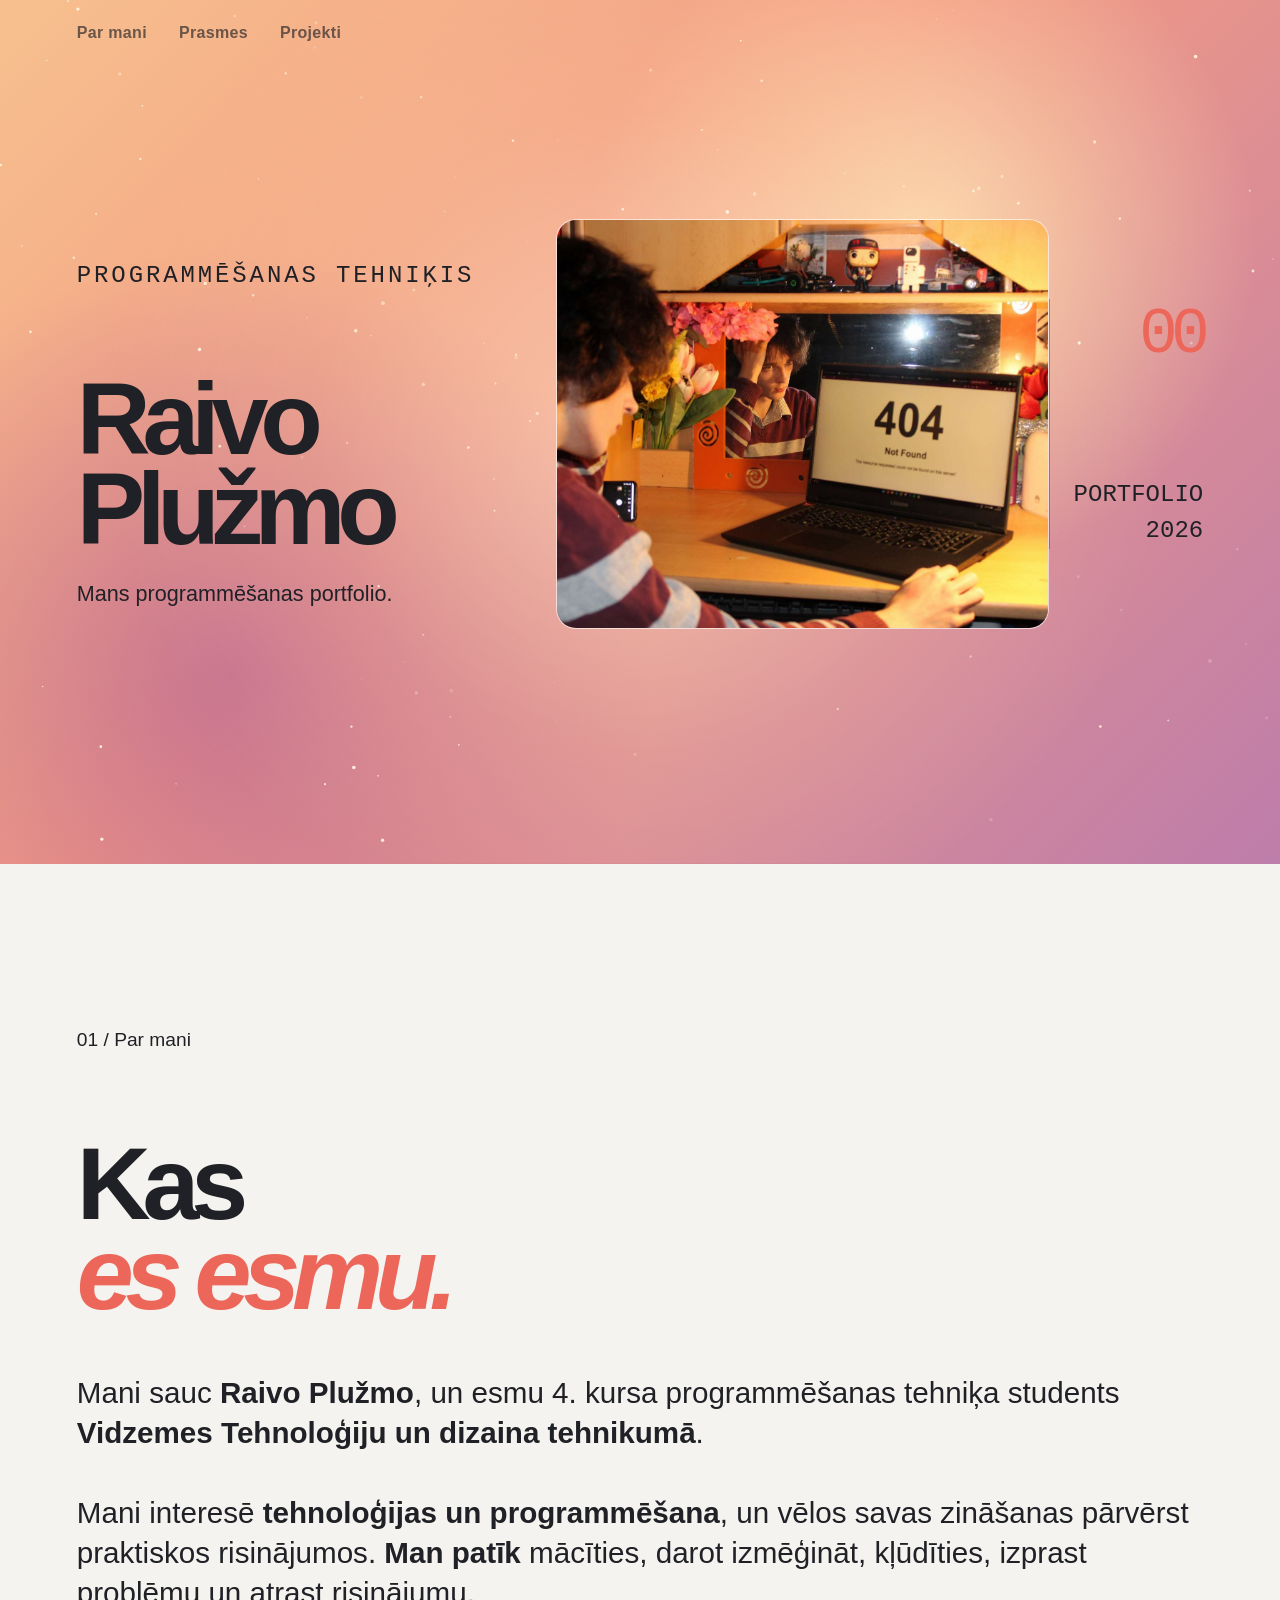
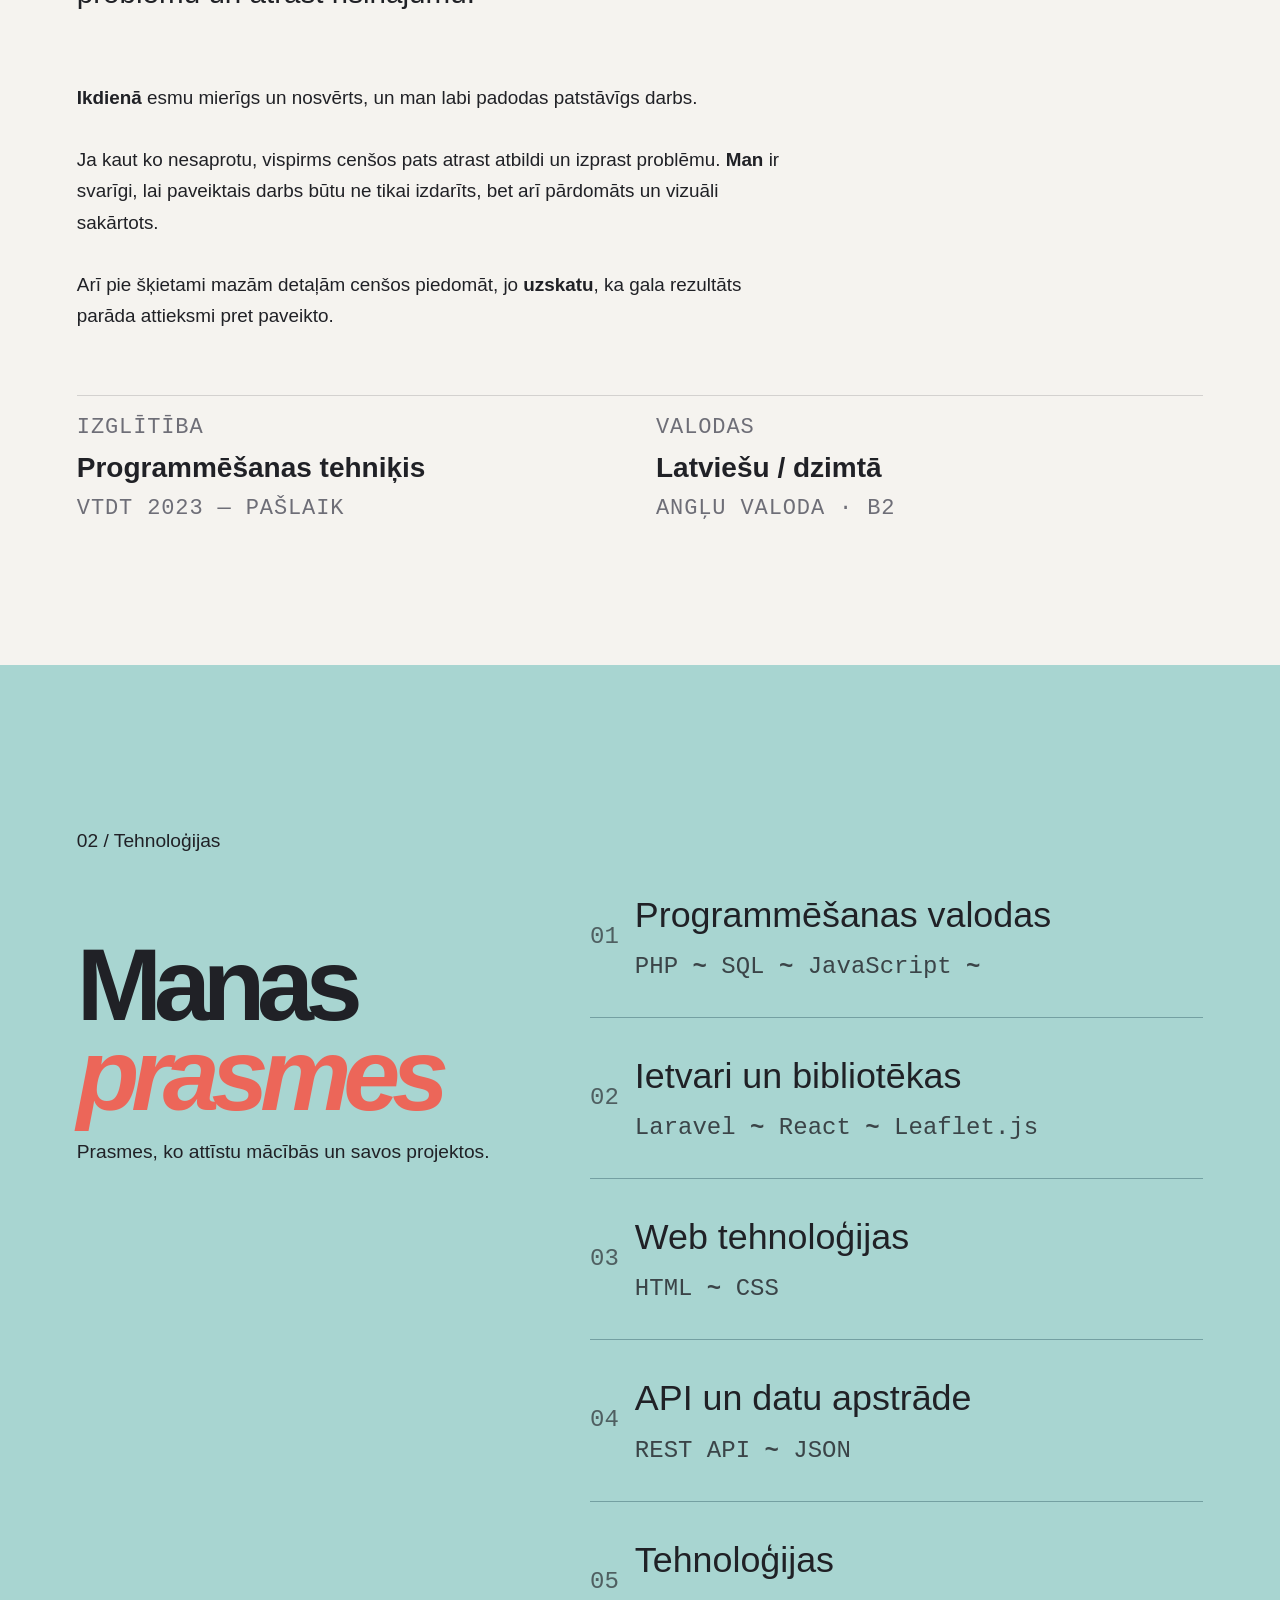
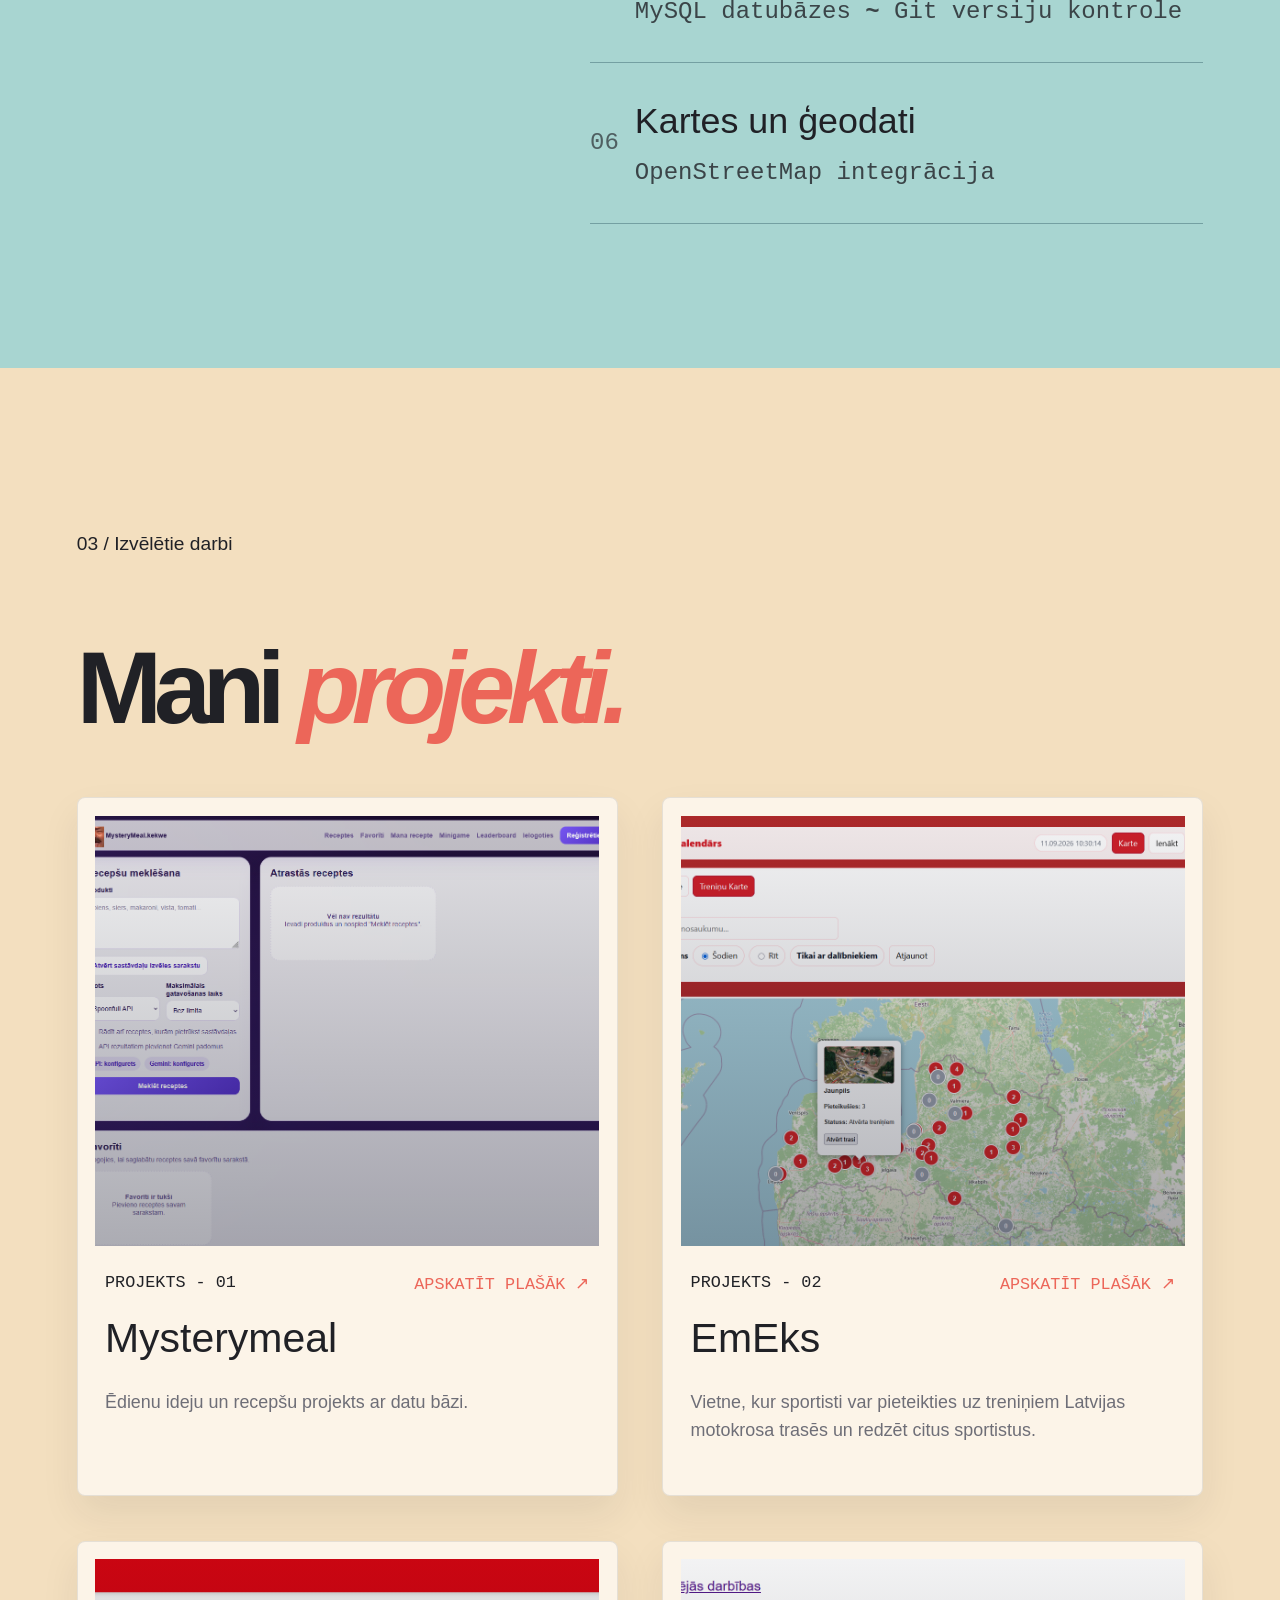
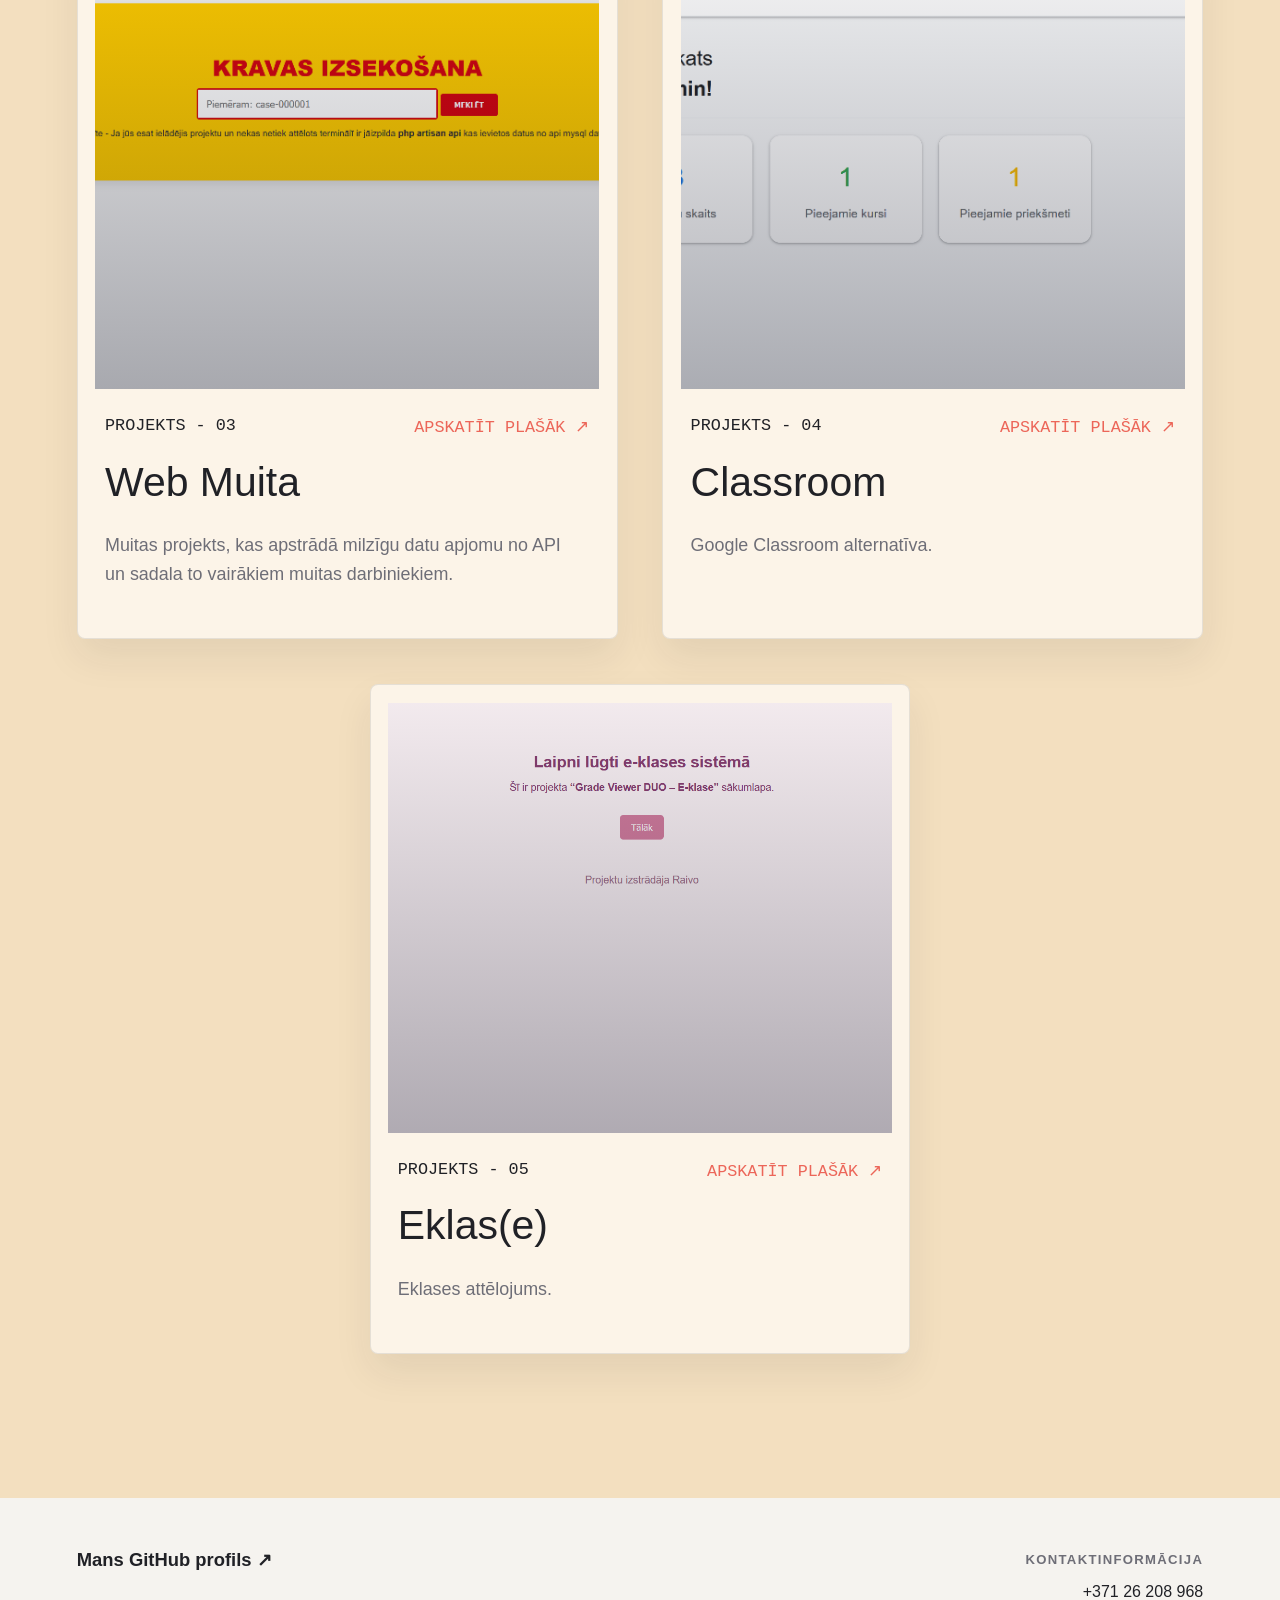
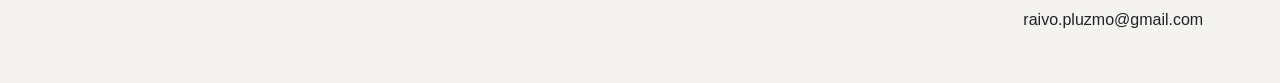
<file: index.html>
<!DOCTYPE html>
<html lang="lv">
<head>
    <meta charset="UTF-8">
    <meta name="viewport" content="width=device-width, initial-scale=1.0">
    <title>Raivo Plužmo | Portfolio</title>
    <meta name="description" content="Raivo Plužmo programmēšanas portfolio.">
    <link rel="stylesheet" href="css/base.css">
    <link rel="stylesheet" href="css/layout.css">
    <link rel="stylesheet" href="css/components.css">
    <link rel="stylesheet" href="css/animations.css">
</head>
<body data-page="home">
<header class="site-header">
    <nav class="main-nav" aria-label="Galvenā navigācija">
        <a href="#par-mani">Par mani</a>
        <a href="#prasmes">Prasmes</a>
        <a href="#projekti">Projekti</a>
    </nav>
</header>
<main>
    <section class="hero section" id="sakums">
        <div class="hero-background" aria-hidden="true"><canvas class="hero-stars"></canvas></div>
        <div class="hero-copy"><p class="eyebrow">Programmēšanas tehniķis</p><h1>Raivo Plužmo</h1><p class="hero-subtitle">Mans programmēšanas portfolio.</p></div>
        <div class="hero-portrait"><img src="assets/images/hero-portrait.png" alt="attēls ar mani ;)" data-optional-image></div>
        <div class="hero-side"><span>00</span><p>Portfolio<br>2026</p></div>
    </section>
    <section class="about section" id="par-mani">
        <div class="section-intro"><h3>01 / Par mani</h3><h2>Kas<br><em>es esmu.</em></h2></div>
        <div class="about-content">
            <h3 class="lead">Mani sauc <b>Raivo Plužmo</b>, un esmu 4. kursa programmēšanas tehniķa students <b>Vidzemes Tehnoloģiju un dizaina tehnikumā</b>.<br><br>Mani interesē <b>tehnoloģijas un programmēšana</b>, un vēlos savas zināšanas pārvērst praktiskos risinājumos. <b>Man patīk</b> mācīties, darot izmēģināt, kļūdīties, izprast problēmu un atrast risinājumu.<br><br></h3>
            <h3><b>Ikdienā</b> esmu mierīgs un nosvērts, un man labi padodas patstāvīgs darbs.<br><br>Ja kaut ko nesaprotu, vispirms cenšos pats atrast atbildi un izprast problēmu. <b>Man</b> ir svarīgi, lai paveiktais darbs būtu ne tikai izdarīts, bet arī pārdomāts un vizuāli sakārtots.<br><br>Arī pie šķietami mazām detaļām cenšos piedomāt, jo <b>uzskatu</b>, ka gala rezultāts parāda attieksmi pret paveikto.</h3>
            <div class="about-facts"><div><span>Izglītība</span><strong>Programmēšanas tehniķis</strong><small>VTDT 2023 — pašlaik</small></div><div><span>Valodas</span><strong>Latviešu / dzimtā</strong><small>Angļu valoda · B2</small></div></div>
        </div>
    </section>
    <section class="skills section" id="prasmes">
        <div class="section-intro"><h3>02 / Tehnoloģijas</h3><h2>Manas<br><em>prasmes</em></h2><h3>Prasmes, ko attīstu mācībās un savos projektos.</h3></div>
        <div class="skill-list reveal reveal-delay">
            <div class="skill-row"><span class="skill-number">01</span><div><h3>Programmēšanas valodas</h3><p>PHP <b>~</b> SQL <b>~</b> JavaScript <b>~</b></p></div></div>
            <div class="skill-row"><span class="skill-number">02</span><div><h3>Ietvari un bibliotēkas</h3><p>Laravel <b>~</b> React <b>~</b> Leaflet.js</p></div></div>
            <div class="skill-row"><span class="skill-number">03</span><div><h3>Web tehnoloģijas</h3><p>HTML <b>~</b> CSS</p></div></div>
            <div class="skill-row"><span class="skill-number">04</span><div><h3>API un datu apstrāde</h3><p>REST API <b>~</b> JSON</p></div></div>
            <div class="skill-row"><span class="skill-number">05</span><div><h3>Tehnoloģijas</h3><p>MySQL datubāzes <b>~</b> Git versiju kontrole</p></div></div>
            <div class="skill-row"><span class="skill-number">06</span><div><h3>Kartes un ģeodati</h3><p>OpenStreetMap integrācija</p></div></div>
        </div>
    </section>
    <section class="projects section" id="projekti">
        <div class="projects-heading reveal"><div><h3>03 / Izvēlētie darbi</h3><h2>Mani <em>projekti.</em></h2></div></div>
        <div class="project-grid reveal reveal-delay" aria-label="Projektu galerija"></div>
    </section>
</main>
<footer class="site-footer"><div class="footer-intro"><a href="https://github.com/RPluzmo" target="_blank" rel="noreferrer">Mans GitHub profils <span aria-hidden="true">↗</span></a></div><div class="footer-contact"><p>Kontaktinformācija</p><p><a href="tel:+37126208968">+371 26 208 968</a></p><p><a href="mailto:raivo.pluzmo@gmail.com">raivo.pluzmo@gmail.com</a></p></div></footer>
<script src="js/projects.js" defer></script><script src="js/main.js" defer></script>
</body>
</html>
</file>
<file: css/base.css>
:root {
    --ink: #202126;
    --muted: #6e6e77;
    --paper: #f5f3ef;
    --line: rgba(32, 33, 38, .16);
    --coral: #ec6659;
    --rose: #be1600;
    --blue: #a8d5d1;
    --deep-blue: #123d4a;
    --gold: #f2c269;
    --white: #fffdf9;
    --display: "Space Grotesk", "Trebuchet MS", sans-serif;
    --mono: "Courier New", monospace;

}
* {
  box-sizing: border-box;
}

html {
  scroll-behavior: smooth;
}

body {
  margin: 0;
  color: var(--ink);
  background: var(--paper);
  font-family: var(--display);
  font-size: 1.08rem;
  line-height: 1.5;
}

a {
  color: inherit;
  text-decoration: none;
}

h1,
h2 {
  margin-bottom: 0;
  font-size: clamp(3.8rem, 8vw, 8.2rem);
  font-weight: 600;
  letter-spacing: -.08em;
  line-height: .88;
}
h3 { font-weight: normal; }

button,
a {
  -webkit-tap-highlight-color: transparent;
}

:focus-visible {
  outline: 3px solid var(--coral);
  outline-offset: 4px;
}

.section {
  position: relative;
  padding: 9rem max(7vw, 2rem);
  overflow: hidden;
  scroll-margin-top: 5rem;
}

@media (prefers-reduced-motion: reduce) {
  html {
    scroll-behavior: auto;
  }
}
</file>
<file: css/layout.css>
.site-header,
.site-footer,
.section {
padding-left: max(6vw, 2rem);
padding-right: max(6vw, 2rem);
}

.site-header {
align-items: center;
display: flex;
justify-content: flex-start;
left: 0;
padding-bottom: 1.5rem;
padding-top: 1.5rem;
position: fixed;
top: 0;
transition: background .3s ease, box-shadow .3s ease;
width: 100%;
z-index: 10;
}

body:has(.hero) .site-header {
color: var(--ink);
}

.site-header.is-scrolled {
background: rgba(245, 243, 239, .9);
box-shadow: 0 8px 24px rgba(8, 11, 29, .08);
color: var(--ink);
}

body:has(.hero) .site-header.is-scrolled {
color: var(--ink);
}

.brand {
font-size: 1.7rem;
font-weight: 700;
letter-spacing: -.08em;
}

.brand span,
h1 em,
h2 em {
color: var(--coral);
}

.main-nav {
display: flex;
gap: 2rem;
}

.main-nav a,
.nav-status,
.eyebrow,
.scroll-hint,
.visual-label,
.project-meta,
.project-tip {
font: 500 10px var(--mono);
text-transform: uppercase;
}

.main-nav a {
font-family: var(--display);
font-size: 1rem;
font-weight: 600;
letter-spacing: .02em;
text-transform: none;
}

.eyebrow {
font-size: .82rem;
letter-spacing: .12em;
}

.hero .eyebrow {
font-size: 1.5rem;
}

.main-nav a {
opacity: .65;
}

.main-nav a:hover {
opacity: 1;
}

.main-nav a:focus-visible,
.main-nav a.is-active {
opacity: 1;
}

/* HERO */

.hero {
align-items: center;
background: #f39a83;
border: 0;
color: var(--ink);
display: flex;
isolation: isolate;
justify-content: space-between;
min-height: 96vh;
overflow: hidden;
padding-top: 8rem;
}

.hero-copy,
.hero-side {
position: relative;
z-index: 1;
}

.hero-subtitle {
font-size: 1.35rem;
margin: 1.5rem 0 0;
}

.hero-portrait {
align-items: center;
background: rgba(255, 255, 255, .2);
border: 1px solid rgba(255, 255, 255, .5);
border-radius: 1.25rem;
display: flex;
height: min(32vw, 460px);
justify-content: center;
overflow: hidden;
position: relative;
width: min(46vw, 620px);
z-index: 1;
}

.hero-portrait img {
height: 100%;
object-fit: cover;
width: 100%;
}

.hero-background {
background:
radial-gradient(
circle at 72% 28%,
rgba(255, 222, 176, .9),
transparent 30%
),
radial-gradient(
circle at 18% 78%,
rgba(174, 92, 151, .62),
transparent 34%
),
linear-gradient(
135deg,
#f7c08e 0%,
#f39a83 44%,
#bd7dab 100%
);
inset: -1px;
overflow: hidden;
pointer-events: none;
position: absolute;
}

.hero-background::after {
background: radial-gradient(
circle at 50% 50%,
rgba(255, 255, 255, .2),
transparent 42%
);
content: "";
inset: 0;
position: absolute;
}

.hero-stars {
height: 100%;
position: absolute;
width: 100%;
}

.hero-side {
align-items: flex-end;
border-left: 1px solid rgba(32, 33, 38, .35);
display: flex;
flex-direction: column;
font: 12px var(--mono);
justify-content: space-between;
min-height: 250px;
padding-left: 1.5rem;
text-align: right;
}

.hero-side span {
color: var(--coral);
font-size: 4rem;
letter-spacing: -.1em;
}

.hero-side p {
font-size: 1.5rem;
line-height: 1.5;
margin: 0;
text-transform: uppercase;
}

/* ABOUT / SKILLS / DETAILS */

.about,
.skills,
.project-details {
display: block;
}

.skills {
align-items: flex-start;
display: flex;
gap: 7vw;
justify-content: space-between;
}

.about {
background: var(--paper);
}

.section-intro {
flex: 0 1 38%;
}

.section-intro > h3,
.projects-heading h3 {
font-size: 1.2rem;
font-weight: 500;
line-height: 1.4;
}

.about-content,
.project-detail-content {
flex: 1 1 55%;
max-width: none;
padding-top: 1.5rem;
}

.about-content > p,
.project-detail-content > p {
color: var(--muted);
font-size: 1.18rem;
line-height: 1.75;
max-width: 570px;
}

.about-content .lead,
.project-detail-content .lead {
color: var(--ink);
font-size: 1.85rem;
line-height: 1.45;
max-width: none;
}

.project-detail-description {
white-space: pre-line;
}

.project-detail-description p {
margin: 0 0 1.5rem;
}

.project-detail-description p:last-child {
margin-bottom: 0;
}

.about-content > h3 {
font-size: 1.18rem;
font-weight: 400;
line-height: 1.65;
max-width: 720px;
}

.about-content > h3.lead {
font-size: 1.85rem;
line-height: 1.35;
}

.about-facts,
.detail-facts {
border-top: 1px solid var(--line);
display: flex;
gap: 2rem;
margin-top: 4rem;
padding-top: 1.2rem;
}

.about-facts div,
.detail-facts div {
display: flex;
flex: 1;
flex-direction: column;
gap: .6rem;
}

.about-facts span,
.about-facts small,
.detail-facts span {
color: var(--muted);
font: 22px var(--mono);
letter-spacing: .04em;
text-transform: uppercase;
}

.about-facts strong,
.detail-facts strong {
font-size: 1.75rem;
line-height: 1.3;
}

/* SKILLS */

.skills {
background: var(--blue);
}

.section-note {
color: var(--muted);
font-size: .95rem;
line-height: 1.6;
max-width: 240px;
}

.skills .section-note {
margin-top: 3rem;
}

.skill-list {
flex: 1 1 55%;
margin-top: 3rem;
}

.skill-row {
align-items: center;
border-bottom: 1px solid rgba(18, 61, 74, .35);
display: flex;
gap: 1rem;
padding: 2rem 0;
}

.skill-row > div {
flex: 1;
}

.skill-number,
.skill-row p {
font: 1.5rem var(--mono);
line-height: 1.5;
}

.skill-number {
opacity: .65;
}

.skill-row h3 {
font-size: clamp(1.6rem, 2.8vw, 2.8rem);
font-weight: 500;
margin: 0 0 .4rem;
}

.skill-row p {
margin: 0;
opacity: .8;
}

.skill-arrow {
font-size: 1.5rem;
}

/* PROJECTS */

.projects,
.project-hero {
background: #f3dfbf;
}

.projects-heading {
align-items: end;
display: flex;
justify-content: space-between;
}

.project-grid {
display: grid;
gap: 2.8rem;
grid-template-columns: repeat(2, minmax(0, 1fr));
margin: 4rem auto 0;
max-width: 1320px;
}

.media-row {
display: flex;
gap: 2rem;
margin-top: 4rem;
}

.project-card {
background: rgba(255, 253, 249, .72);
border: 1px solid rgba(32, 33, 38, .1);
border-radius: 8px;
box-shadow: 0 18px 38px rgba(32, 33, 38, .08);
color: var(--ink);
min-width: 0;
overflow: hidden;
padding: 1.1rem 1.1rem 2rem;
transition: box-shadow .3s ease, transform .3s ease;
}

.project-card:last-child {
grid-column: 1 / -1;
justify-self: center;
width: calc(50% - 1.4rem);
}

.project-card:hover,
.project-card:focus-visible {
box-shadow: 0 24px 46px rgba(32, 33, 38, .14);
transform: translateY(-6px);
}

.project-visual {
align-items: flex-start;
display: flex;
height: 430px;
justify-content: center;
overflow: hidden;
padding: 1.5rem;
position: relative;
}

.project-visual img {
height: 100%;
inset: 0;
object-fit: cover;
position: absolute;
width: 100%;
}

.image-fallback {
align-items: center;
background: rgba(255, 253, 249, .35);
display: flex;
font: 11px var(--mono);
justify-content: center;
padding: 2rem;
position: absolute;
text-align: center;
text-transform: uppercase;
inset: 0;
}

.project-visual::after {
background: linear-gradient(
180deg,
rgba(8, 11, 29, .05),
rgba(8, 11, 29, .32)
);
content: "";
inset: 0;
position: absolute;
}

.project-visual .visual-label {
position: relative;
z-index: 1;
}

.project-sunset .project-visual {
background: #e9a28e;
}

.project-sea .project-visual {
background: #83aaa5;
}

.project-lavender .project-visual {
background: #b7a5d3;
}

.project-mint .project-visual {
background: #9bc9bd;
}

.project-gold .project-visual {
background: #e5bd73;
}

.visual-window {
background: var(--white);
box-shadow: 18px 20px 0 rgba(32, 33, 38, .12);
height: 230px;
margin-top: 3.5rem;
padding: 1.2rem;
transform: rotate(-4deg);
width: 70%;
}

.project-two .visual-window {
transform: rotate(4deg);
}

.visual-window i {
background: var(--coral);
border-radius: 50%;
display: inline-block;
height: 7px;
margin-right: 4px;
width: 7px;
}

.visual-window i:nth-child(2) {
background: var(--gold);
}

.visual-window i:nth-child(3) {
background: #84b99a;
}

.visual-window strong {
display: block;
font-size: 1.25rem;
margin-top: 2.5rem;
}

.visual-lines {
background: repeating-linear-gradient(
180deg,
#ddd 0 5px,
transparent 5px 14px
);
height: 74px;
margin-top: 1rem;
width: 80%;
}

.visual-blocks {
display: flex;
gap: 6px;
margin-top: 1.4rem;
}

.visual-blocks b {
background: #cbe4df;
flex: 1;
height: 70px;
}

.visual-blocks b:nth-child(2) {
background: #f3b2a7;
}

.visual-blocks b:nth-child(3) {
background: #f2d38e;
}

.project-meta {
display: flex;
font-size: 1.05rem;
justify-content: space-between;
margin: 1.7rem 0 .9rem;
padding: 0 .6rem;
}

.project-open {
color: var(--coral);
}

.project-card h3 {
font-size: clamp(2.2rem, 3.2vw, 3.2rem);
margin: 0 0 .7rem;
padding: 0 .6rem;
}

.project-card > p {
color: var(--muted);
font-size: 1.12rem;
line-height: 1.6;
max-width: 480px;
padding: 0 .6rem;
}

.project-tip {
color: var(--muted);
margin: 4rem 0 0;
overflow: hidden;
position: relative;
text-align: center;
}

/* FOOTER */

.site-footer {
align-items: flex-start;
display: flex;
justify-content: space-between;
padding-bottom: 3rem;
padding-top: 3rem;
}

.footer-intro a {
font-size: 1.15rem;
font-weight: 600;
}

.footer-contact {
font-family: var(--display);
font-size: 1rem;
line-height: 1.45;
text-align: right;
}

.footer-contact p {
margin: .25rem 0;
}

.footer-contact p:first-child {
color: var(--muted);
font-size: .82rem;
font-weight: 600;
letter-spacing: .1em;
margin-bottom: .7rem;
text-transform: uppercase;
}

.footer-contact a:hover,
.footer-intro a:hover {
color: var(--coral);
}

/* PROJECT HERO */

.project-hero {
align-items: center;
display: flex;
gap: 8vw;
min-height: 86vh;
padding-top: 9rem;
}

.project-hero-copy {
flex: 1;
}

.project-page .eyebrow,
.project-media > .eyebrow {
font-size: 1rem;
}

.back-link {
display: inline-block;
font: 16px var(--mono);
margin-bottom: 4rem;
}

.project-hero h1 {
margin: 1.5rem 0 2rem;
}

.project-intro {
color: var(--muted);
font-size: 1.3rem;
line-height: 1.7;
max-width: 560px;
}

.project-cover {
align-items: center;
background: rgba(255, 255, 255, .18);
display: flex;
flex: 1.35;
justify-content: center;
min-height: 540px;
padding: 1rem;
position: relative;
text-align: center;
}

.project-cover img {
border: 0;
box-sizing: border-box;
height: 100%;
inset: 0;
object-fit: contain;
position: absolute;
width: 100%;
z-index: 0;
}

.project-cover span,
.project-cover strong,
.project-cover small {
position: relative;
z-index: 1;
}

.project-cover span,
.project-cover small {
font: 11px var(--mono);
text-transform: uppercase;
}

.project-cover strong {
font-size: clamp(2rem, 4vw, 3.8rem);
margin: 2rem 0;
text-shadow: 0 2px 12px rgba(8, 11, 29, .3);
}

.project-cover small {
color: var(--muted);
line-height: 1.5;
max-width: 220px;
}

/* PROJECT MEDIA */

.project-media {
background: var(--blue);
}

.project-video {
margin: 3rem auto 4rem;
max-width: 1100px;
}

.project-video iframe,
.video-placeholder {
aspect-ratio: 16 / 9;
border: 0;
display: block;
width: 100%;
}

.video-placeholder {
align-items: center;
background: rgba(255, 255, 255, .42);
flex-direction: column;
gap: .6rem;
justify-content: center;
text-align: center;
}

.video-placeholder span {
color: var(--muted);
font: 11px var(--mono);
}

/* PROJECT GALLERY */

.project-gallery {
display: grid;
gap: 2.5rem;
grid-template-columns: repeat(6, 1fr);
margin: 0 auto;
max-width: 1500px;
}

.project-gallery-item {
background: rgba(255, 255, 255, .38);
grid-column: span 2;
margin: 0;
min-width: 0;
overflow: hidden;
position: relative;
}

.project-gallery-item:nth-child(4) {
grid-column: 2 / span 2;
}

.project-gallery-item img {
aspect-ratio: 16 / 10;
display: block;
object-fit: cover;
width: 100%;
}

.gallery-fallback {
align-items: center;
aspect-ratio: 16 / 10;
background: rgba(255, 255, 255, .28);
display: flex;
font: 11px var(--mono);
justify-content: center;
padding: 1.5rem;
text-align: center;
text-transform: uppercase;
}

.video-placeholder {
display: flex;
}

.gallery-image-button {
background: transparent;
border: 0;
cursor: zoom-in;
display: block;
padding: 0;
width: 100%;
}

.gallery-image-button:focus-visible {
outline: 3px solid var(--coral);
outline-offset: -3px;
}

.gallery-image-button img {
transition: transform .35s ease;
display: block;
}

.project-gallery-item:hover .gallery-image-button img,
.project-gallery-item:focus-within .gallery-image-button img {
transform: scale(1.04);
}

.project-gallery-item figcaption {
background: rgba(8, 11, 29, .68);
bottom: .7rem;
color: var(--white);
font: 10px var(--mono);
left: .7rem;
padding: .35rem .5rem;
position: absolute;
}

/* MEDIA PLACEHOLDERS */

.media-placeholder {
background: rgba(255, 255, 255, .38);
display: flex;
flex: 1;
flex-direction: column;
min-height: 260px;
padding: 1.5rem;
}

.media-placeholder span {
font: 12px var(--mono);
}

.media-placeholder strong {
font-size: 1.6rem;
margin-top: auto;
}

.media-placeholder small {
color: var(--muted);
font: 10px var(--mono);
line-height: 1.5;
margin-top: .7rem;
}

.media-placeholder img,
.media-placeholder iframe {
border: 0;
height: 210px;
margin-top: 1rem;
object-fit: cover;
width: 100%;
}

/* LIGHTBOX */

.lightbox {
align-items: center;
background: rgba(8, 11, 29, .86);
display: flex;
inset: 0;
justify-content: center;
padding: 5rem max(6vw, 1.5rem);
position: fixed;
z-index: 20;
}

.lightbox[hidden] {
display: none;
}

.lightbox-image {
max-height: 90vh;
max-width: min(1200px, 90vw);
object-fit: contain;
}

.lightbox-close {
background: var(--white);
border: 0;
border-radius: 50%;
color: var(--ink);
cursor: pointer;
font-size: 2rem;
height: 3rem;
line-height: 1;
position: absolute;
right: 2rem;
top: 2rem;
width: 3rem;
}

/* MOBILE */

@media (max-width: 760px) {
.main-nav {
gap: 1rem;
margin: 0 1rem;
}

.nav-status {
display: none;
}

.hero,
.project-hero {
align-items: flex-start;
flex-direction: column;
}

.hero {
min-height: auto;
}

.hero-portrait {
aspect-ratio: 4 / 3;
height: auto;
width: min(88vw, 420px);
}

.hero-side {
align-items: flex-start;
flex-direction: row;
min-height: auto;
padding: 1rem 0 0;
text-align: left;
width: 100%;
}

.about,
.skills,
.project-details {
display: block;
}

.about-content,
.project-detail-content {
padding-top: 3rem;
}

.project-grid,
.media-row {
margin-top: 3rem;
}

.project-grid {
grid-template-columns: 1fr;
}

.project-card:last-child {
grid-column: auto;
justify-self: stretch;
width: auto;
}

.project-gallery {
grid-template-columns: 1fr;
}

.project-gallery-item,
.project-gallery-item:nth-child(4) {
grid-column: auto;
}

.project-visual {
height: 340px;
}

.project-cover {
margin-top: 3rem;
min-height: 390px;
}

.about-facts,
.detail-facts {
flex-direction: column;
gap: 1.5rem;
}

.site-footer {
align-items: flex-start;
display: flex;
flex-direction: column;
gap: 1rem;
}

.footer-note {
text-align: left;
}

.not-found {
background: var(--paper);
min-height: 75vh;
padding-top: 12rem;
}

.not-found h1 {
font-size: clamp(3rem, 8vw, 7rem);
max-width: 900px;
}

.not-found > p:not(.eyebrow) {
color: var(--muted);
font-size: 1.2rem;
margin: 2rem 0;
}
}
</file>
<file: css/components.css>
.hero-side {
  color: var(--ink);
}

.hero-side span {
  color: var(--coral);
}

.project-card {
  color: var(--ink);
  display: block;
}

.project-card h3 {
  transition: color .25s ease;
}

.project-card:hover h3,
.project-card:focus-visible h3 {
  color: var(--coral);
}

.project-visual {
  transition: transform .3s ease;
}

.project-card:hover .project-visual,
.project-card:focus-visible .project-visual {
  transform: translateY(-5px);
}

.visual-window {
  transition: transform .35s ease;
}

.project-card:hover .visual-window,
.project-card:focus-visible .visual-window {
  transform: rotate(0) scale(1.03);
}

.project-two:hover .visual-window,
.project-two:focus-visible .visual-window {
  transform: rotate(0) scale(1.03);
}
</file>
<file: css/animations.css>
.reveal {
  opacity: 0;
  transform: translateY(24px);
  transition: opacity .7s ease, transform .7s ease;
}

.reveal.visible {
  opacity: 1;
  transform: translateY(0);
}

@media (prefers-reduced-motion: reduce) {
  .reveal,
  .reveal.visible {
    opacity: 1;
    transform: none;
    transition: none;
  }
}
</file>
